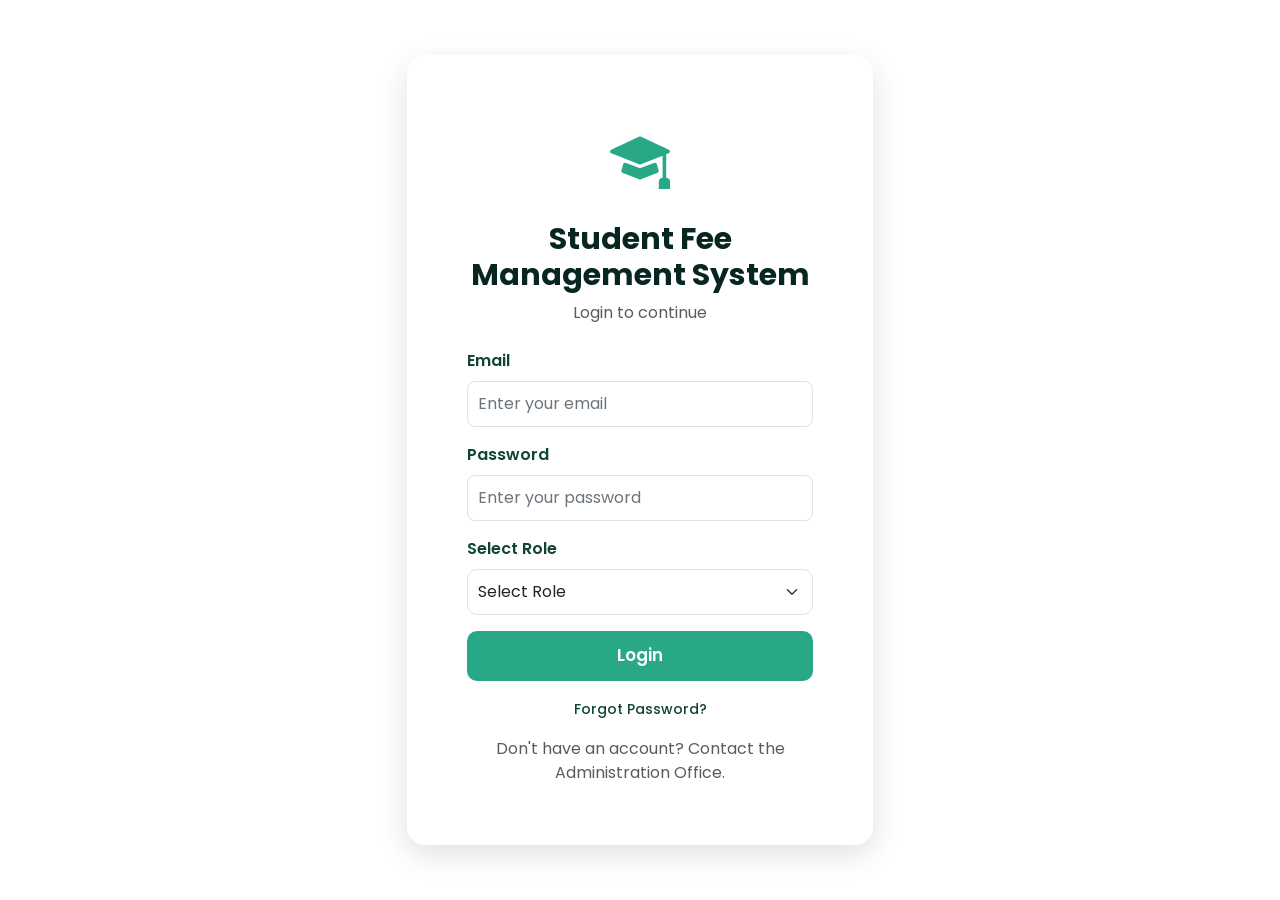
<file: student-fee-system/index.html>
<!DOCTYPE html>
<html lang="en">

<head>

    <meta charset="UTF-8">
    <meta name="viewport" content="width=device-width, initial-scale=1.0">

    <title>Student Fee Management System</title>

    <link rel="preconnect" href="https://fonts.googleapis.com">
    <link rel="preconnect" href="https://fonts.gstatic.com" crossorigin>

    <link href="https://fonts.googleapis.com/css2?family=Poppins:wght@300;400;500;600;700&display=swap"
        rel="stylesheet">

    <link href="https://cdn.jsdelivr.net/npm/bootstrap@5.3.7/dist/css/bootstrap.min.css"
        rel="stylesheet">

    <link rel="stylesheet" href="css/style.css">

    <link rel="stylesheet"
        href="https://cdn.jsdelivr.net/npm/bootstrap-icons@1.13.1/font/bootstrap-icons.min.css">

</head>

<body>

    <div class="container min-vh-100 d-flex align-items-center justify-content-center">

        <div class="row w-100 justify-content-center">

            <div class="col-lg-5 col-md-7">

                <div class="card">

                    <div class="card-body">

                        <div class="text-center mb-4">

                            <i class="bi bi-mortarboard-fill logo-icon"></i>

                            <h2 class="mt-3">
                                Student Fee Management System
                            </h2>

                            <p class="text-muted">
                                Login to continue
                            </p>

                        </div>

                        <form action="login.php" method="POST">

                            <div class="mb-3">

                                <label for="email" class="form-label">
                                    Email
                                </label>

                                <input
                                    type="email"
                                    class="form-control"
                                    id="email"
                                    name="email"
                                    placeholder="Enter your email"
                                    required>

                            </div>

                            <div class="mb-3">

                                <label for="password" class="form-label">
                                    Password
                                </label>

                                <input
                                    type="password"
                                    class="form-control"
                                    id="password"
                                    name="password"
                                    placeholder="Enter your password"
                                    required>

                            </div>

                            <div class="mb-3">

                                <label for="role" class="form-label">
                                    Select Role
                                </label>

                                <select
                                    class="form-select"
                                    id="role"
                                    name="role"
                                    required>

                                    <option value="" selected disabled>
                                        Select Role
                                    </option>

                                    <option value="staff">
                                        Admin
                                    </option>

                                    <option value="student">
                                        User
                                    </option>

                                </select>

                            </div>

                            <button
                                type="submit"
                                class="btn btn-login w-100">

                                Login

                            </button>

                            <div class="text-center mt-3">

                                <a href="#" class="forgot-link">
                                    Forgot Password?
                                </a>

                            </div>

                            <div class="text-center mt-3">

                                <p class="text-muted mb-0">
                                    Don't have an account?
                                    Contact the Administration Office.
                                </p>

                            </div>

                        </form>

                    </div>

                </div>

            </div>

        </div>

    </div>

    <script src="https://cdn.jsdelivr.net/npm/bootstrap@5.3.7/dist/js/bootstrap.bundle.min.js"></script>

    <script src="js/script.js"></script>

</body>

</html>
</file>
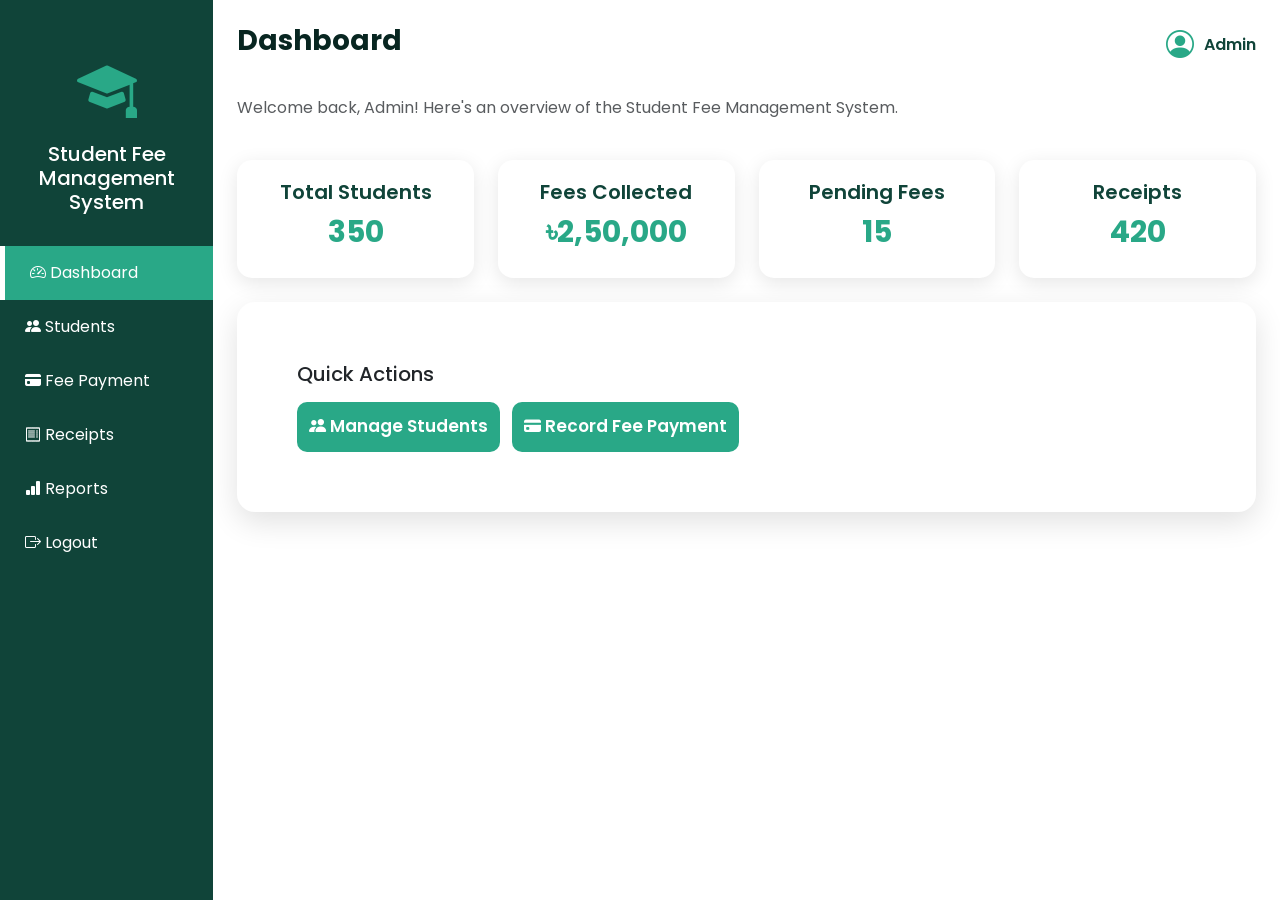
<file: student-fee-system/admin-dashboard.html>
<!DOCTYPE html>
<html lang="en">

<head>

    <meta charset="UTF-8">
    <meta name="viewport" content="width=device-width, initial-scale=1.0">

    <title>Admin Dashboard - Student Fee Management System</title>

    <link rel="preconnect" href="https://fonts.googleapis.com">
    <link rel="preconnect" href="https://fonts.gstatic.com" crossorigin>

    <link href="https://fonts.googleapis.com/css2?family=Poppins:wght@300;400;500;600;700&display=swap"
        rel="stylesheet">

    <link href="https://cdn.jsdelivr.net/npm/bootstrap@5.3.7/dist/css/bootstrap.min.css"
        rel="stylesheet">

    <link rel="stylesheet" href="css/style.css">

    <link rel="stylesheet"
        href="https://cdn.jsdelivr.net/npm/bootstrap-icons@1.13.1/font/bootstrap-icons.min.css">

</head>

<body>

    <div class="row g-0">

        <div class="col-lg-2">

            <div class="sidebar">

                <div class="text-center py-4">

                    <i class="bi bi-mortarboard-fill logo-icon"></i>

                    <h5 class="text-white mt-2">
                        Student Fee<br>
                        Management System
                    </h5>

                </div>

                <a href="admin-dashboard.php" class="menu-item active">
                    <i class="bi bi-speedometer2"></i>
                    Dashboard
                </a>

                <a href="students.php" class="menu-item">
                    <i class="bi bi-people-fill"></i>
                    Students
                </a>

                <a href="payment.php" class="menu-item">
                    <i class="bi bi-credit-card-fill"></i>
                    Fee Payment
                </a>

                <a href="receipts.php" class="menu-item">
                    <i class="bi bi-receipt"></i>
                    Receipts
                </a>

                <a href="reports.php" class="menu-item">
                    <i class="bi bi-bar-chart-fill"></i>
                    Reports
                </a>

                <a href="logout.php" class="menu-item">
                    <i class="bi bi-box-arrow-right"></i>
                    Logout
                </a>

            </div>

        </div>

        <div class="col-lg-10">

            <div class="p-4">

                <div class="topbar">

                    <h3>
                        Dashboard
                    </h3>

                    <div class="admin-info">

                        <i class="bi bi-person-circle"></i>

                        <span>
                            Admin
                        </span>

                    </div>

                </div>

                <p class="text-muted">
                    Welcome back, Admin! Here's an overview of the Student Fee Management System.
                </p>

                <div class="row g-4 mt-2">

                    <div class="col-lg-3 col-md-6">

                        <div class="dashboard-card">

                            <h5>
                                Total Students
                            </h5>

                            <h2>
                                350
                            </h2>

                        </div>

                    </div>

                    <div class="col-lg-3 col-md-6">

                        <div class="dashboard-card">

                            <h5>
                                Fees Collected
                            </h5>

                            <h2>
                                ৳2,50,000
                            </h2>

                        </div>

                    </div>

                    <div class="col-lg-3 col-md-6">

                        <div class="dashboard-card">

                            <h5>
                                Pending Fees
                            </h5>

                            <h2>
                                15
                            </h2>

                        </div>

                    </div>

                    <div class="col-lg-3 col-md-6">

                        <div class="dashboard-card">

                            <h5>
                                Receipts
                            </h5>

                            <h2>
                                420
                            </h2>

                        </div>

                    </div>

                </div>

                <div class="row mt-4">

                    <div class="col-lg-12">

                        <div class="card">

                            <div class="card-body">

                                <h5 class="mb-3">
                                    Quick Actions
                                </h5>

                                <a href="students.php"
                                    class="btn btn-login me-2">

                                    <i class="bi bi-people-fill"></i>

                                    Manage Students

                                </a>

                                <a href="payment.php"
                                    class="btn btn-login">

                                    <i class="bi bi-credit-card-fill"></i>

                                    Record Fee Payment

                                </a>

                            </div>

                        </div>

                    </div>

                </div>

            </div>

        </div>

    </div>

    <script src="https://cdn.jsdelivr.net/npm/bootstrap@5.3.7/dist/js/bootstrap.bundle.min.js"></script>

    <script src="js/script.js"></script>

</body>

</html>
</file>
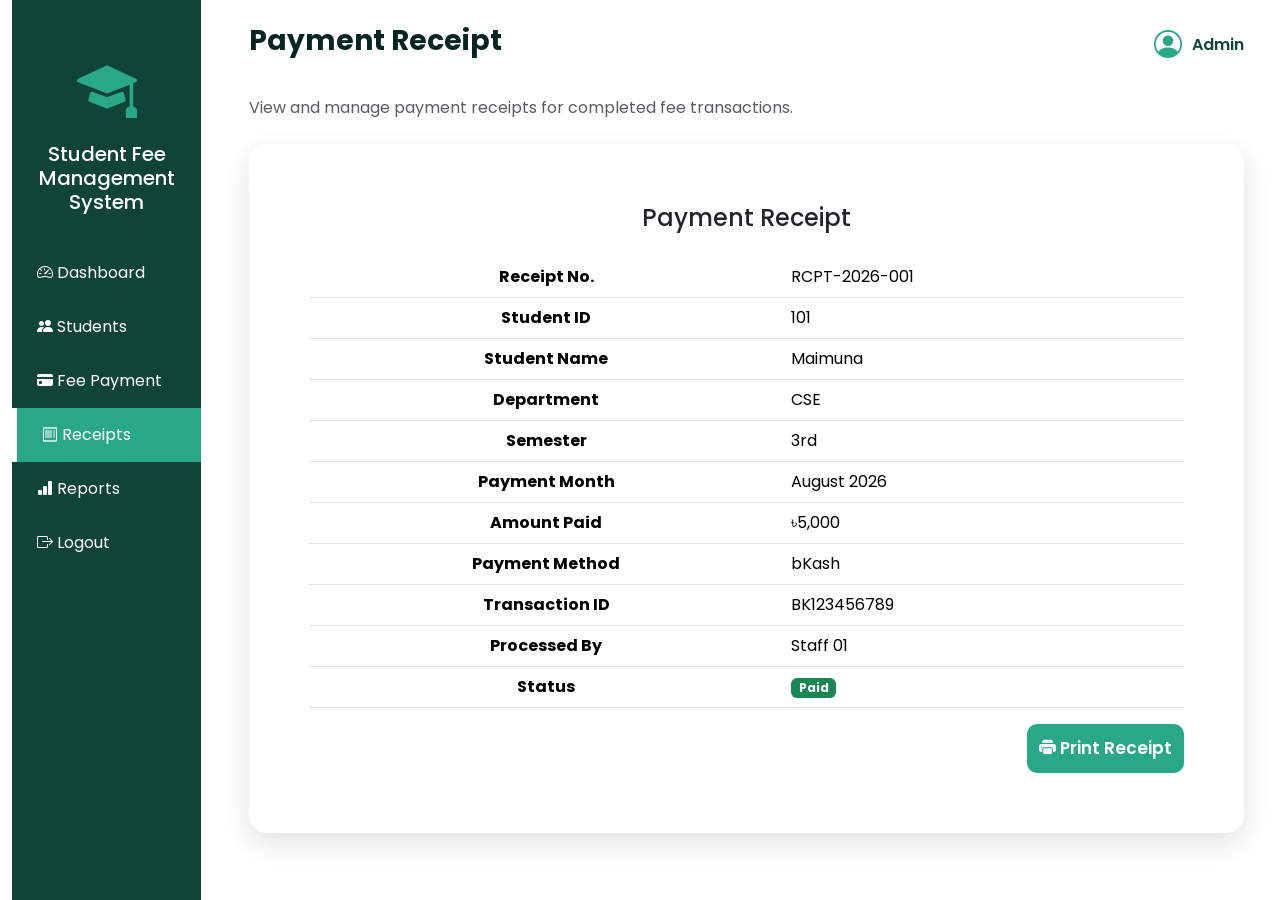
<file: student-fee-system/receipts.html>
<!DOCTYPE html>
<html lang="en">

<head>

    <meta charset="UTF-8">
    <meta name="viewport" content="width=device-width, initial-scale=1.0">

    <title>Student Fee Management System</title>

    <link rel="preconnect" href="https://fonts.googleapis.com">
    <link rel="preconnect" href="https://fonts.gstatic.com" crossorigin>

    <link href="https://fonts.googleapis.com/css2?family=Poppins:wght@300;400;500;600;700&display=swap" rel="stylesheet">

    <link href="https://cdn.jsdelivr.net/npm/bootstrap@5.3.7/dist/css/bootstrap.min.css" rel="stylesheet">

    <link rel="stylesheet" href="css/style.css">

    <link rel="stylesheet" href="https://cdn.jsdelivr.net/npm/bootstrap-icons@1.13.1/font/bootstrap-icons.min.css">

</head>

<body>

<div class="container-fluid">

    <div class="row">

        <!-- Sidebar -->
        <div class="col-lg-2">

            <div class="sidebar">

                <div class="text-center py-4">

                    <i class="bi bi-mortarboard-fill logo-icon"></i>

                    <h5 class="text-white mt-2">
                        Student Fee<br>Management System
                    </h5>

                </div>

                <a href="admin-dashboard.html" class="menu-item">
                    <i class="bi bi-speedometer2"></i> Dashboard
                </a>

                <a href="students.html" class="menu-item">
                    <i class="bi bi-people-fill"></i> Students
                </a>

                <a href="fee-payment.html" class="menu-item">
                    <i class="bi bi-credit-card-fill"></i> Fee Payment
                </a>

                <a href="receipts.html" class="menu-item active">
                    <i class="bi bi-receipt"></i> Receipts
                </a>

                <a href="reports.html" class="menu-item">
                    <i class="bi bi-bar-chart-fill"></i> Reports
                </a>

                <a href="#" class="menu-item">
                    <i class="bi bi-box-arrow-right"></i> Logout
                </a>

            </div>

        </div>

        <!-- Main Content -->
        <div class="col-lg-10">

            <div class="p-4">

                <div class="topbar">

                    <h3>Payment Receipt</h3>

                    <div class="admin-info">
                        <i class="bi bi-person-circle"></i>
                        <span>Admin</span>
                    </div>

                </div>

                <p class="text-muted">
                    View and manage payment receipts for completed fee transactions.
                </p>

                <!-- Receipt Card -->
                <div class="card mt-4">

                    <div class="card-body">

                        <h4 class="mb-4 text-center">
                            Payment Receipt
                        </h4>

                        <table class="table">

                            <tr>
                                <th>Receipt No.</th>
                                <td>RCPT-2026-001</td>
                            </tr>

                            <tr>
                                <th>Student ID</th>
                                <td>101</td>
                            </tr>

                            <tr>
                                <th>Student Name</th>
                                <td>Maimuna</td>
                            </tr>

                            <tr>
                                <th>Department</th>
                                <td>CSE</td>
                            </tr>

                            <tr>
                                <th>Semester</th>
                                <td>3rd</td>
                            </tr>

                            <tr>
                                <th>Payment Month</th>
                                <td>August 2026</td>
                            </tr>

                            <tr>
                                <th>Amount Paid</th>
                                <td>৳5,000</td>
                            </tr>

                            <tr>
                                <th>Payment Method</th>
                                <td>bKash</td>
                            </tr>

                            <tr>
                                <th>Transaction ID</th>
                                <td>BK123456789</td>
                            </tr>

                            <tr>
                                <th>Processed By</th>
                                <td>Staff 01</td>
                            </tr>

                            <tr>
                                <th>Status</th>
                                <td>
                                    <span class="badge bg-success">
                                        Paid
                                    </span>
                                </td>
                            </tr>

                        </table>

                        <div class="text-end">

                            <button class="btn btn-login">
                                <i class="bi bi-printer-fill"></i>
                                Print Receipt
                            </button>

                        </div>

                    </div>

                </div>

            </div>

        </div>

    </div>

</div>

<script src="https://cdn.jsdelivr.net/npm/bootstrap@5.3.7/dist/js/bootstrap.bundle.min.js"></script>

<script src="js/script.js"></script>

</body>

</html>
</file>
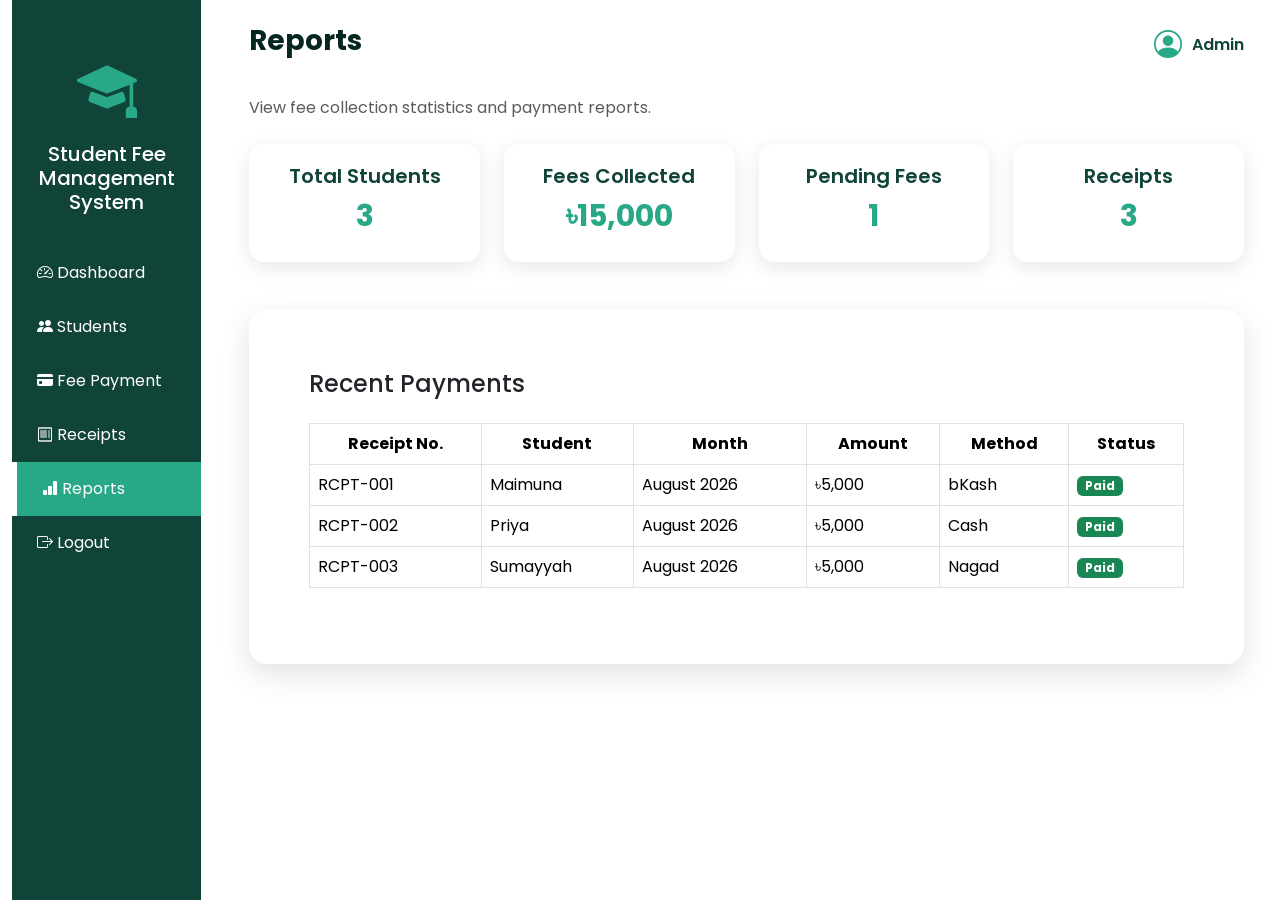
<file: student-fee-system/reports.html>
<!DOCTYPE html>
<html lang="en">

<head>

    <meta charset="UTF-8">
    <meta name="viewport" content="width=device-width, initial-scale=1.0">

    <title>Student Fee Management System</title>

    <link rel="preconnect" href="https://fonts.googleapis.com">
    <link rel="preconnect" href="https://fonts.gstatic.com" crossorigin>

    <link href="https://fonts.googleapis.com/css2?family=Poppins:wght@300;400;500;600;700&display=swap" rel="stylesheet">

    <link href="https://cdn.jsdelivr.net/npm/bootstrap@5.3.7/dist/css/bootstrap.min.css" rel="stylesheet">

    <link rel="stylesheet" href="css/style.css">

    <link rel="stylesheet" href="https://cdn.jsdelivr.net/npm/bootstrap-icons@1.13.1/font/bootstrap-icons.min.css">

</head>

<body>

<div class="container-fluid">

    <div class="row">

        <!-- Sidebar -->
        <div class="col-lg-2">

            <div class="sidebar">

                <div class="text-center py-4">
                    <i class="bi bi-mortarboard-fill logo-icon"></i>

                    <h5 class="text-white mt-2">
                        Student Fee<br>Management System
                    </h5>
                </div>

                <a href="admin-dashboard.html" class="menu-item">
                    <i class="bi bi-speedometer2"></i> Dashboard
                </a>

                <a href="students.html" class="menu-item">
                    <i class="bi bi-people-fill"></i> Students
                </a>

                <a href="fee-payment.html" class="menu-item">
                    <i class="bi bi-credit-card-fill"></i> Fee Payment
                </a>

                <a href="receipts.html" class="menu-item">
                    <i class="bi bi-receipt"></i> Receipts
                </a>

                <a href="reports.html" class="menu-item active">
                    <i class="bi bi-bar-chart-fill"></i> Reports
                </a>

                <a href="#" class="menu-item">
                    <i class="bi bi-box-arrow-right"></i> Logout
                </a>

            </div>

        </div>

        <!-- Main Content -->
        <div class="col-lg-10">

            <div class="p-4">

                <div class="topbar">

                    <h3>Reports</h3>

                    <div class="admin-info">
                        <i class="bi bi-person-circle"></i>
                        <span>Admin</span>
                    </div>

                </div>

                <p class="text-muted">
                    View fee collection statistics and payment reports.
                </p>

                <!-- Summary Cards -->
                <div class="row mt-4">

                    <div class="col-lg-3 mb-4">
                        <div class="dashboard-card">
                            <h5>Total Students</h5>
                            <h2>3</h2>
                        </div>
                    </div>

                    <div class="col-lg-3 mb-4">
                        <div class="dashboard-card">
                            <h5>Fees Collected</h5>
                            <h2>৳15,000</h2>
                        </div>
                    </div>

                    <div class="col-lg-3 mb-4">
                        <div class="dashboard-card">
                            <h5>Pending Fees</h5>
                            <h2>1</h2>
                        </div>
                    </div>

                    <div class="col-lg-3 mb-4">
                        <div class="dashboard-card">
                            <h5>Receipts</h5>
                            <h2>3</h2>
                        </div>
                    </div>

                </div>

                <!-- Payment Report Table -->
                <div class="card mt-4">

                    <div class="card-body">

                        <h4 class="mb-4">Recent Payments</h4>

                        <div class="table-responsive">

                            <table class="table table-bordered table-hover align-middle">

                                <thead style="background-color:#104439; color:white;">

                                    <tr>
                                        <th>Receipt No.</th>
                                        <th>Student</th>
                                        <th>Month</th>
                                        <th>Amount</th>
                                        <th>Method</th>
                                        <th>Status</th>
                                    </tr>

                                </thead>

                                <tbody>

                                    <tr>
                                        <td>RCPT-001</td>
                                        <td>Maimuna</td>
                                        <td>August 2026</td>
                                        <td>৳5,000</td>
                                        <td>bKash</td>
                                        <td><span class="badge bg-success">Paid</span></td>
                                    </tr>

                                    <tr>
                                        <td>RCPT-002</td>
                                        <td>Priya</td>
                                        <td>August 2026</td>
                                        <td>৳5,000</td>
                                        <td>Cash</td>
                                        <td><span class="badge bg-success">Paid</span></td>
                                    </tr>

                                    <tr>
                                        <td>RCPT-003</td>
                                        <td>Sumayyah</td>
                                        <td>August 2026</td>
                                        <td>৳5,000</td>
                                        <td>Nagad</td>
                                        <td><span class="badge bg-success">Paid</span></td>
                                    </tr>

                                </tbody>

                            </table>

                        </div>

                    </div>

                </div>

            </div>

        </div>

    </div>

</div>

<script src="https://cdn.jsdelivr.net/npm/bootstrap@5.3.7/dist/js/bootstrap.bundle.min.js"></script>

<script src="js/script.js"></script>

</body>

</html>
</file>
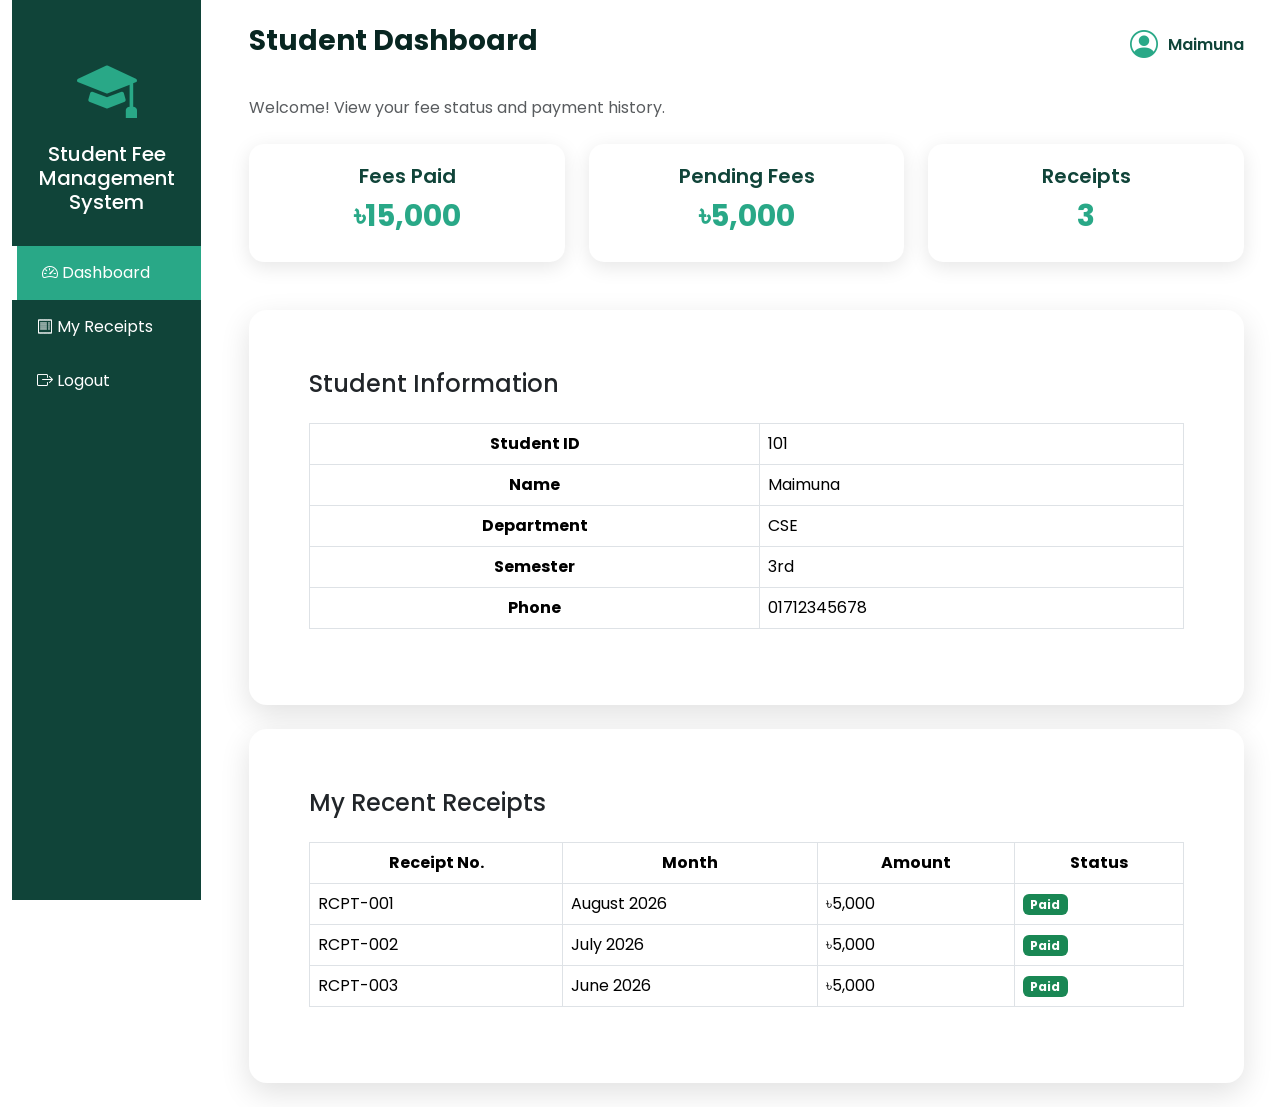
<file: student-fee-system/student-dashboard.html>
<!DOCTYPE html>
<html lang="en">

<head>

    <meta charset="UTF-8">
    <meta name="viewport" content="width=device-width, initial-scale=1.0">

    <title>Student Fee Management System</title>

    <link rel="preconnect" href="https://fonts.googleapis.com">
    <link rel="preconnect" href="https://fonts.gstatic.com" crossorigin>

    <link href="https://fonts.googleapis.com/css2?family=Poppins:wght@300;400;500;600;700&display=swap" rel="stylesheet">

    <link href="https://cdn.jsdelivr.net/npm/bootstrap@5.3.7/dist/css/bootstrap.min.css" rel="stylesheet">

    <link rel="stylesheet" href="css/style.css">

    <link rel="stylesheet" href="https://cdn.jsdelivr.net/npm/bootstrap-icons@1.13.1/font/bootstrap-icons.min.css">

</head>

<body>

<div class="container-fluid">

    <div class="row">

        <!-- Sidebar -->
        <div class="col-lg-2">

            <div class="sidebar">

                <div class="text-center py-4">
                    <i class="bi bi-mortarboard-fill logo-icon"></i>

                    <h5 class="text-white mt-2">
                        Student Fee<br>Management System
                    </h5>
                </div>

                <a href="student-dashboard.html" class="menu-item active">
                    <i class="bi bi-speedometer2"></i> Dashboard
                </a>

                <a href="student-receipts.html" class="menu-item">
                    <i class="bi bi-receipt"></i> My Receipts
                </a>

                <a href="#" class="menu-item">
                    <i class="bi bi-box-arrow-right"></i> Logout
                </a>

            </div>

        </div>

        <!-- Main Content -->
        <div class="col-lg-10">

            <div class="p-4">

                <div class="topbar">

                    <h3>Student Dashboard</h3>

                    <div class="admin-info">
                        <i class="bi bi-person-circle"></i>
                        <span>Maimuna</span>
                    </div>

                </div>

                <p class="text-muted">
                    Welcome! View your fee status and payment history.
                </p>

                <!-- Dashboard Cards -->
                <div class="row mt-4">

                    <div class="col-lg-4 mb-4">
                        <div class="dashboard-card">
                            <h5>Fees Paid</h5>
                            <h2>৳15,000</h2>
                        </div>
                    </div>

                    <div class="col-lg-4 mb-4">
                        <div class="dashboard-card">
                            <h5>Pending Fees</h5>
                            <h2>৳5,000</h2>
                        </div>
                    </div>

                    <div class="col-lg-4 mb-4">
                        <div class="dashboard-card">
                            <h5>Receipts</h5>
                            <h2>3</h2>
                        </div>
                    </div>

                </div>

                <!-- Student Information -->
                <div class="card mt-4">

                    <div class="card-body">

                        <h4 class="mb-4">Student Information</h4>

                        <table class="table table-bordered">

                            <tr>
                                <th>Student ID</th>
                                <td>101</td>
                            </tr>

                            <tr>
                                <th>Name</th>
                                <td>Maimuna</td>
                            </tr>

                            <tr>
                                <th>Department</th>
                                <td>CSE</td>
                            </tr>

                            <tr>
                                <th>Semester</th>
                                <td>3rd</td>
                            </tr>

                            <tr>
                                <th>Phone</th>
                                <td>01712345678</td>
                            </tr>

                        </table>

                    </div>

                </div>

                <!-- Recent Receipts -->
                <div class="card mt-4">

                    <div class="card-body">

                        <h4 class="mb-4">My Recent Receipts</h4>

                        <div class="table-responsive">

                            <table class="table table-bordered table-hover align-middle">

                                <thead style="background-color:#104439; color:white;">

                                    <tr>
                                        <th>Receipt No.</th>
                                        <th>Month</th>
                                        <th>Amount</th>
                                        <th>Status</th>
                                    </tr>

                                </thead>

                                <tbody>

                                    <tr>
                                        <td>RCPT-001</td>
                                        <td>August 2026</td>
                                        <td>৳5,000</td>
                                        <td>
                                            <span class="badge bg-success">
                                                Paid
                                            </span>
                                        </td>
                                    </tr>

                                    <tr>
                                        <td>RCPT-002</td>
                                        <td>July 2026</td>
                                        <td>৳5,000</td>
                                        <td>
                                            <span class="badge bg-success">
                                                Paid
                                            </span>
                                        </td>
                                    </tr>

                                    <tr>
                                        <td>RCPT-003</td>
                                        <td>June 2026</td>
                                        <td>৳5,000</td>
                                        <td>
                                            <span class="badge bg-success">
                                                Paid
                                            </span>
                                        </td>
                                    </tr>

                                </tbody>

                            </table>

                        </div>

                    </div>

                </div>

            </div>

        </div>

    </div>

</div>

<script src="https://cdn.jsdelivr.net/npm/bootstrap@5.3.7/dist/js/bootstrap.bundle.min.js"></script>

<script src="js/script.js"></script>

</body>

</html>
</file>
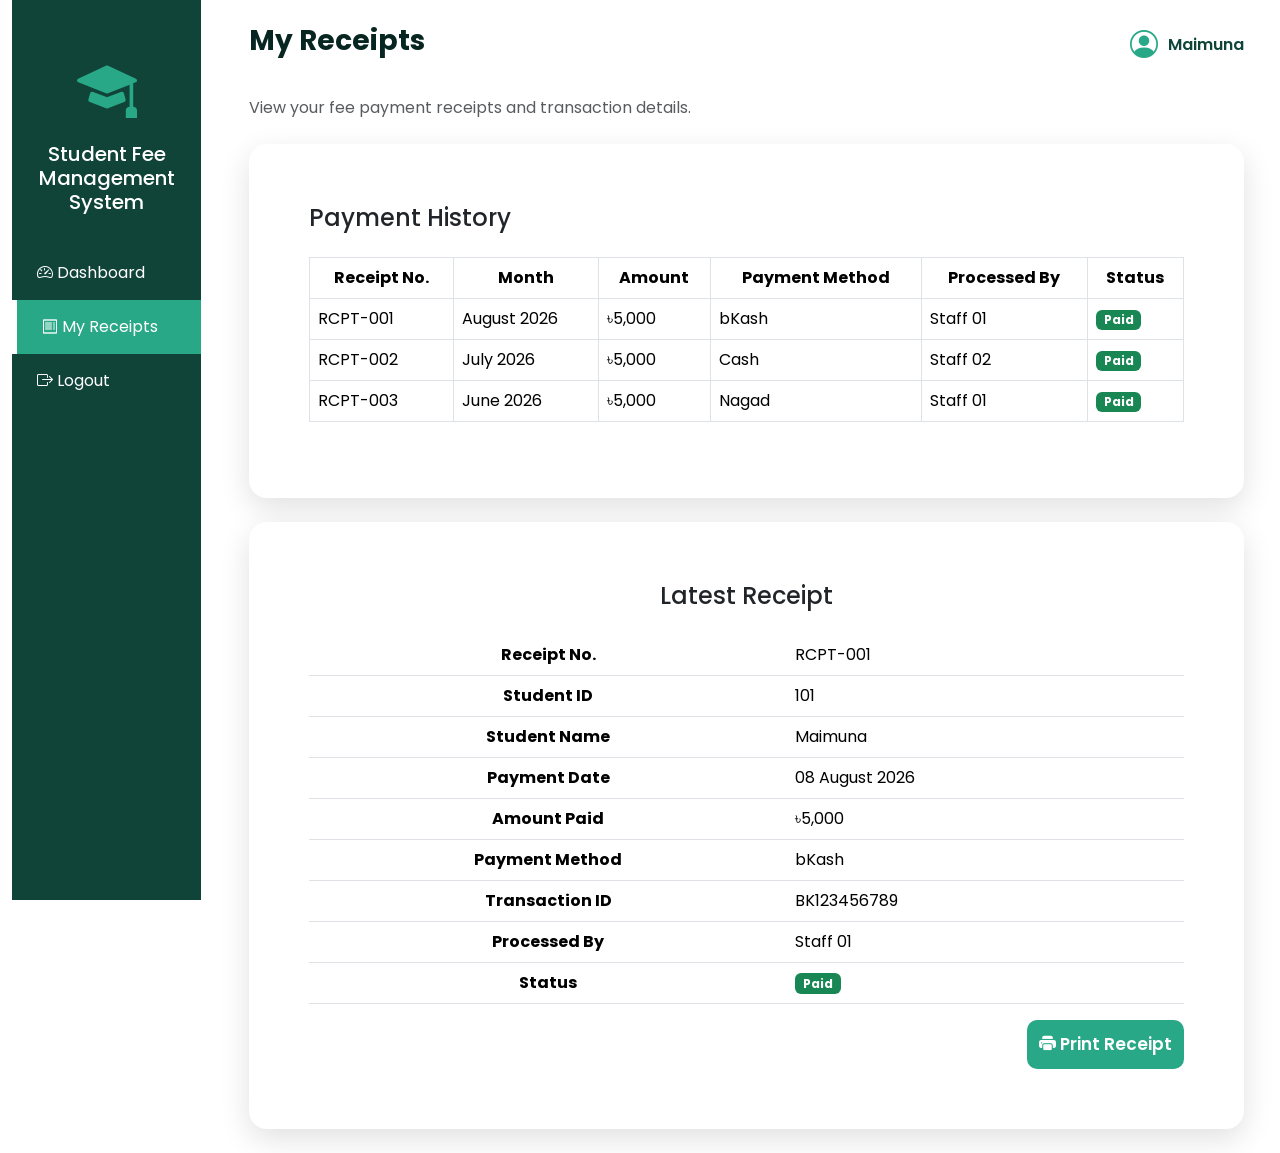
<file: student-fee-system/student-receipts.html>
<!DOCTYPE html>
<html lang="en">

<head>

    <meta charset="UTF-8">
    <meta name="viewport" content="width=device-width, initial-scale=1.0">

    <title>Student Fee Management System</title>

    <link rel="preconnect" href="https://fonts.googleapis.com">
    <link rel="preconnect" href="https://fonts.gstatic.com" crossorigin>

    <link href="https://fonts.googleapis.com/css2?family=Poppins:wght@300;400;500;600;700&display=swap" rel="stylesheet">

    <link href="https://cdn.jsdelivr.net/npm/bootstrap@5.3.7/dist/css/bootstrap.min.css" rel="stylesheet">

    <link rel="stylesheet" href="css/style.css">

    <link rel="stylesheet" href="https://cdn.jsdelivr.net/npm/bootstrap-icons@1.13.1/font/bootstrap-icons.min.css">

</head>

<body>

<div class="container-fluid">

    <div class="row">

        <!-- Sidebar -->
        <div class="col-lg-2">

            <div class="sidebar">

                <div class="text-center py-4">

                    <i class="bi bi-mortarboard-fill logo-icon"></i>

                    <h5 class="text-white mt-2">
                        Student Fee<br>Management System
                    </h5>

                </div>

                <a href="student-dashboard.html" class="menu-item">
                    <i class="bi bi-speedometer2"></i> Dashboard
                </a>

                <a href="student-receipts.html" class="menu-item active">
                    <i class="bi bi-receipt"></i> My Receipts
                </a>

                <a href="#" class="menu-item">
                    <i class="bi bi-box-arrow-right"></i> Logout
                </a>

            </div>

        </div>

        <!-- Main Content -->
        <div class="col-lg-10">

            <div class="p-4">

                <div class="topbar">

                    <h3>My Receipts</h3>

                    <div class="admin-info">
                        <i class="bi bi-person-circle"></i>
                        <span>Maimuna</span>
                    </div>

                </div>

                <p class="text-muted">
                    View your fee payment receipts and transaction details.
                </p>

                <!-- Payment History -->
                <div class="card mt-4">

                    <div class="card-body">

                        <h4 class="mb-4">
                            Payment History
                        </h4>

                        <div class="table-responsive">

                            <table class="table table-bordered table-hover align-middle">

                                <thead style="background-color:#104439; color:white;">

                                    <tr>
                                        <th>Receipt No.</th>
                                        <th>Month</th>
                                        <th>Amount</th>
                                        <th>Payment Method</th>
                                        <th>Processed By</th>
                                        <th>Status</th>
                                    </tr>

                                </thead>

                                <tbody>

                                    <tr>

                                        <td>RCPT-001</td>
                                        <td>August 2026</td>
                                        <td>৳5,000</td>
                                        <td>bKash</td>
                                        <td>Staff 01</td>

                                        <td>
                                            <span class="badge bg-success">
                                                Paid
                                            </span>
                                        </td>

                                    </tr>

                                    <tr>

                                        <td>RCPT-002</td>
                                        <td>July 2026</td>
                                        <td>৳5,000</td>
                                        <td>Cash</td>
                                        <td>Staff 02</td>

                                        <td>
                                            <span class="badge bg-success">
                                                Paid
                                            </span>
                                        </td>

                                    </tr>

                                    <tr>

                                        <td>RCPT-003</td>
                                        <td>June 2026</td>
                                        <td>৳5,000</td>
                                        <td>Nagad</td>
                                        <td>Staff 01</td>

                                        <td>
                                            <span class="badge bg-success">
                                                Paid
                                            </span>
                                        </td>

                                    </tr>

                                </tbody>

                            </table>

                        </div>

                    </div>

                </div>

                <!-- Receipt Details -->
                <div class="card mt-4">

                    <div class="card-body">

                        <h4 class="mb-4 text-center">
                            Latest Receipt
                        </h4>

                        <table class="table">

                            <tr>
                                <th>Receipt No.</th>
                                <td>RCPT-001</td>
                            </tr>

                            <tr>
                                <th>Student ID</th>
                                <td>101</td>
                            </tr>

                            <tr>
                                <th>Student Name</th>
                                <td>Maimuna</td>
                            </tr>

                            <tr>
                                <th>Payment Date</th>
                                <td>08 August 2026</td>
                            </tr>

                            <tr>
                                <th>Amount Paid</th>
                                <td>৳5,000</td>
                            </tr>

                            <tr>
                                <th>Payment Method</th>
                                <td>bKash</td>
                            </tr>

                            <tr>
                                <th>Transaction ID</th>
                                <td>BK123456789</td>
                            </tr>

                            <tr>
                                <th>Processed By</th>
                                <td>Staff 01</td>
                            </tr>

                            <tr>
                                <th>Status</th>
                                <td>
                                    <span class="badge bg-success">
                                        Paid
                                    </span>
                                </td>
                            </tr>

                        </table>

                        <div class="text-end">

                            <button class="btn btn-login">
                                <i class="bi bi-printer-fill"></i>
                                Print Receipt
                            </button>

                        </div>

                    </div>

                </div>

            </div>

        </div>

    </div>

</div>

<script src="https://cdn.jsdelivr.net/npm/bootstrap@5.3.7/dist/js/bootstrap.bundle.min.js"></script>

<script src="js/script.js"></script>

</body>

</html>
</file>
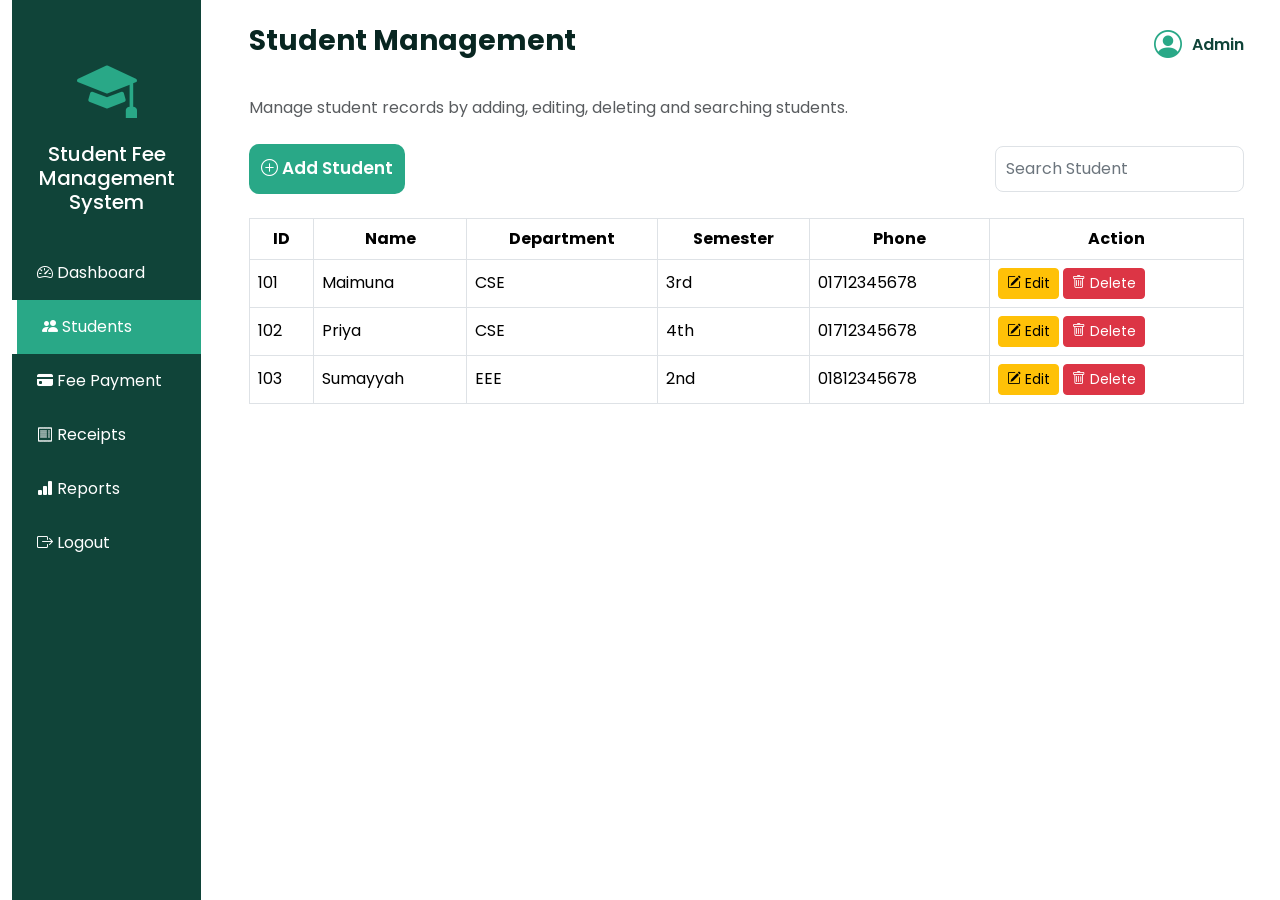
<file: student-fee-system/students.html>
<!DOCTYPE html>
<html lang="en">

<head>
    <meta charset="UTF-8">
    <meta name="viewport" content="width=device-width, initial-scale=1.0">

    <title>Student Fee Management System</title>

    <link rel="preconnect" href="https://fonts.googleapis.com">
    <link rel="preconnect" href="https://fonts.gstatic.com" crossorigin>

    <link href="https://fonts.googleapis.com/css2?family=Poppins:wght@300;400;500;600;700&display=swap" rel="stylesheet">

    <link href="https://cdn.jsdelivr.net/npm/bootstrap@5.3.7/dist/css/bootstrap.min.css" rel="stylesheet">

    <link rel="stylesheet" href="css/style.css">

    <link rel="stylesheet" href="https://cdn.jsdelivr.net/npm/bootstrap-icons@1.13.1/font/bootstrap-icons.min.css">
</head>

<body>

<div class="container-fluid">

    <div class="row">

        <!-- Sidebar -->
        <div class="col-lg-2">

            <div class="sidebar">

                <div class="text-center py-4">
                    <i class="bi bi-mortarboard-fill logo-icon"></i>

                    <h5 class="text-white mt-2">
                        Student Fee<br>Management System
                    </h5>
                </div>

                <a href="admin-dashboard.html" class="menu-item">
    <i class="bi bi-speedometer2"></i> Dashboard
</a>

<a href="students.html" class="menu-item active">
    <i class="bi bi-people-fill"></i> Students
</a>

<a href="fee-payment.html" class="menu-item">
    <i class="bi bi-credit-card-fill"></i> Fee Payment
</a>

<a href="receipts.html" class="menu-item">
    <i class="bi bi-receipt"></i> Receipts
</a>

<a href="reports.html" class="menu-item">
    <i class="bi bi-bar-chart-fill"></i> Reports
</a>

<a href="#" class="menu-item">
    <i class="bi bi-box-arrow-right"></i> Logout
</a>

            </div>

        </div>

        <!-- Main Content -->
        <div class="col-lg-10">

            <div class="p-4">

                <div class="topbar">

                    <h3>Student Management</h3>

                    <div class="admin-info">
                        <i class="bi bi-person-circle"></i>
                        <span>Admin</span>
                    </div>

                </div>

                <p class="text-muted">
                    Manage student records by adding, editing, deleting and searching students.
                </p>

                <!-- Action Bar -->
                <div class="d-flex justify-content-between align-items-center my-4">

                    <button class="btn btn-login">
                        <i class="bi bi-plus-circle"></i> Add Student
                    </button>

                    <input
                        type="text"
                        class="form-control w-25"
                        placeholder="Search Student">

                </div>

                <!-- Student Table -->
                <div class="table-responsive">

                    <table class="table table-bordered table-hover align-middle">

                        <thead style="background-color:#104439; color:white;">

                            <tr>
                                <th>ID</th>
                                <th>Name</th>
                                <th>Department</th>
                                <th>Semester</th>
                                <th>Phone</th>
                                <th>Action</th>
                            </tr>

                        </thead>

                        <tbody>

                            <tr>

                                <td>101</td>
                                <td>Maimuna</td>
                                <td>CSE</td>
                                <td>3rd</td>
                                <td>01712345678</td>

                                <td>

                                    <button class="btn btn-sm btn-warning">
                                        <i class="bi bi-pencil-square"></i> Edit
                                    </button>

                                    <button class="btn btn-sm btn-danger">
                                        <i class="bi bi-trash"></i> Delete
                                    </button>

                                </td>

                            </tr>
                            <tr>

                                <td>102</td>
                                <td>Priya</td>
                                <td>CSE</td>
                                <td>4th</td>
                                <td>01712345678</td>

                                <td>

                                    <button class="btn btn-sm btn-warning">
                                        <i class="bi bi-pencil-square"></i> Edit
                                    </button>

                                    <button class="btn btn-sm btn-danger">
                                        <i class="bi bi-trash"></i> Delete
                                    </button>

                                </td>

                            </tr>

                            <tr>

                                <td>103</td>
                                <td>Sumayyah</td>
                                <td>EEE</td>
                                <td>2nd</td>
                                <td>01812345678</td>

                                <td>

                                    <button class="btn btn-sm btn-warning">
                                        <i class="bi bi-pencil-square"></i> Edit
                                    </button>

                                    <button class="btn btn-sm btn-danger">
                                        <i class="bi bi-trash"></i> Delete
                                    </button>

                                </td>

                            </tr>

                        </tbody>

                    </table>

                </div>

            </div>

        </div>

    </div>

</div>

<script src="https://cdn.jsdelivr.net/npm/bootstrap@5.3.7/dist/js/bootstrap.bundle.min.js"></script>

<script src="js/script.js"></script>

</body>

</html>
</file>
<file: student-fee-system/css/style.css>
*{
    margin: 0;
    padding: 0;
    box-sizing: border-box;
}

body{
    font-family: "Poppins", sans-serif;
    background: #FFFFFF;
    color: #082621;
}
.container{
    max-width: 1200px;
}

.card{
    border: none;
    border-radius: 15px;
    padding: 20px;
    box-shadow: 0 8px 25px rgba(0,0,0,0.15);
}

h2{
    color: #082621;
    font-weight: 700;
    font-size: 30px;
}

.btn-login{
    background-color: #29A887;
    color: white;
    padding: 12px;
    border: none;
    border-radius: 10px;
    font-size: 17px;
    font-weight: 600;
    transition: all 0.3s ease;
}

.btn-login:hover{
    background-color: #104439;
    color: white;
    transform: translateY(-2px);
}

.btn-login:active{
    background-color: #082621;
    color: white;
}
.form-control,
.form-select{
    border-radius: 10px;
    padding: 10px;
}

.form-control:focus,
.form-select:focus{
    border-color: #29A887;
    box-shadow: 0 0 0 0.2rem rgba(41,168,135,0.25);
    outline: none;
}
.form-select option{
    color: #082621;
}
.logo-icon{
    font-size: 60px;
    color: #29A887;
}
.card{
    background-color: #FFFFFF;
    border: none;
    border-radius: 18px;
    box-shadow: 0 10px 30px rgba(0,0,0,0.12);
}

.card-body{
    padding: 40px;
}
.form-label{
    color: #104439;
    font-weight: 600;
}
.forgot-link{
    color: #104439;
    text-decoration: none;
    font-size: 14px;
    font-weight: 500;
    transition: 0.3s;
}

.forgot-link:hover{
    color: #29A887;
    text-decoration: underline;
}
::placeholder{
    color: #6c757d !important;
}
.sidebar{
    background-color: #104439;
    min-height: 100vh;
    padding: 20px 0;
}

.menu-item{
    display: block;
    color: white;
    text-decoration: none;
    padding: 15px 25px;
    font-size: 16px;
    transition: all 0.3s ease;
}

.menu-item:hover{
    background-color: #29A887;
    color: white;
    padding-left: 35px;
}

.menu-item.active{
    background-color: #29A887;
    color: white;
    border-left: 5px solid #FFFFFF;
}
.dashboard-card{
    background-color: #FFFFFF;
    border-radius: 15px;
    padding: 20px;
    box-shadow: 0 5px 20px rgba(0,0,0,0.1);
    text-align: center;
    transition: 0.3s;
}

.dashboard-card h5{
    color: #104439;
    font-weight: 600;
}

.dashboard-card h2{
    color: #29A887;
    margin-top: 10px;
}

.dashboard-card:hover{
    transform: translateY(-5px);
}
.topbar{
    display: flex;
    justify-content: space-between;
    align-items: center;
    margin-bottom: 30px;
}

.topbar h3{
    color: #082621;
    font-weight: 700;
}

.admin-info{
    display: flex;
    align-items: center;
    gap: 10px;
    font-weight: 600;
    color: #104439;
}

.admin-info i{
    font-size: 28px;
    color: #29A887;
}
.table{
    background-color: white;
}

.table th{
    text-align: center;
}

.table td{
    vertical-align: middle;
}

.form-control{
    border-radius: 8px;
}

.form-control:focus{
    border-color: #29A887;
    box-shadow: 0 0 0 0.2rem rgba(41,168,135,0.25);
}
</file>
